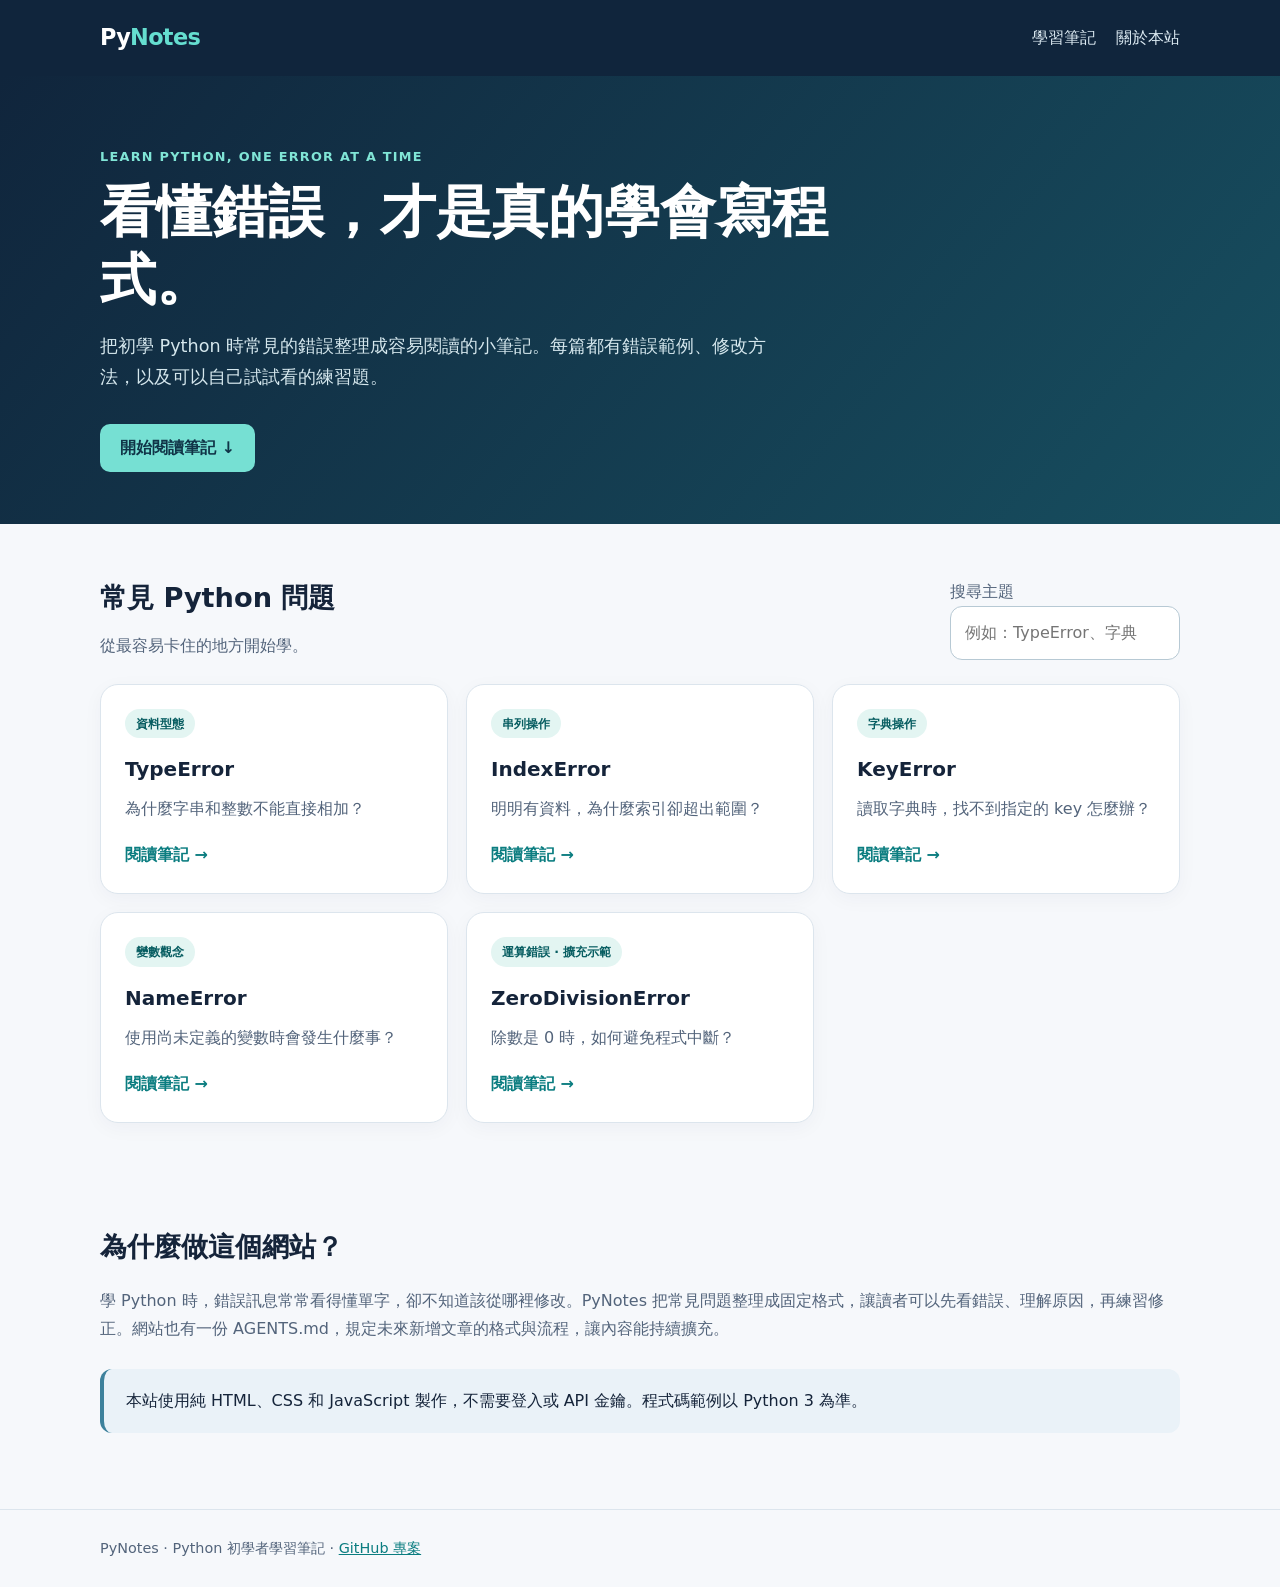
<file: index.html>
<!doctype html><html lang="zh-Hant"><head><meta charset="utf-8"><meta name="viewport" content="width=device-width, initial-scale=1"><meta name="description" content="PyNotes：給 Python 初學者的錯誤排解與學習筆記。"><title>PyNotes｜Python 初學者學習筆記</title><link rel="stylesheet" href="style.css"><script src="main.js" defer></script></head><body><header class="site-header"><div class="container header-inner"><a class="brand" href="index.html">Py<span>Notes</span></a><nav class="nav" aria-label="主選單"><a href="#lessons">學習筆記</a><a href="#about">關於本站</a></nav></div></header><main><section class="hero"><div class="container"><div class="eyebrow">LEARN PYTHON, ONE ERROR AT A TIME</div><h1>看懂錯誤，才是真的學會寫程式。</h1><p>把初學 Python 時常見的錯誤整理成容易閱讀的小筆記。每篇都有錯誤範例、修改方法，以及可以自己試試看的練習題。</p><a class="cta" href="#lessons">開始閱讀筆記 ↓</a></div></section><section id="lessons" class="section container"><div class="section-heading"><div><h2>常見 Python 問題</h2><div class="muted">從最容易卡住的地方開始學。</div></div><label for="lesson-search"><span class="muted">搜尋主題</span><br><input class="search" id="lesson-search" type="search" placeholder="例如：TypeError、字典" autocomplete="off"></label></div><div class="grid" id="lesson-grid"><article class="card" data-keywords="typeerror 型態 字串 整數 str"><span class="tag">資料型態</span><h3>TypeError</h3><p>為什麼字串和整數不能直接相加？</p><a href="typeerror.html">閱讀筆記 →</a></article><article class="card" data-keywords="indexerror 串列 list 索引 越界"><span class="tag">串列操作</span><h3>IndexError</h3><p>明明有資料，為什麼索引卻超出範圍？</p><a href="indexerror.html">閱讀筆記 →</a></article><article class="card" data-keywords="keyerror 字典 dictionary key get"><span class="tag">字典操作</span><h3>KeyError</h3><p>讀取字典時，找不到指定的 key 怎麼辦？</p><a href="keyerror.html">閱讀筆記 →</a></article><article class="card" data-keywords="nameerror 變數 定義 拼字"><span class="tag">變數觀念</span><h3>NameError</h3><p>使用尚未定義的變數時會發生什麼事？</p><a href="nameerror.html">閱讀筆記 →</a></article><article class="card" data-keywords="zerodivisionerror 除以零 除法"><span class="tag">運算錯誤 · 擴充示範</span><h3>ZeroDivisionError</h3><p>除數是 0 時，如何避免程式中斷？</p><a href="zero-division-error.html">閱讀筆記 →</a></article></div><p id="empty-results" class="empty muted" hidden>目前沒有符合的筆記，試試其他關鍵字。</p></section><section id="about" class="section container"><h2>為什麼做這個網站？</h2><p class="muted">學 Python 時，錯誤訊息常常看得懂單字，卻不知道該從哪裡修改。PyNotes 把常見問題整理成固定格式，讓讀者可以先看錯誤、理解原因，再練習修正。網站也有一份 AGENTS.md，規定未來新增文章的格式與流程，讓內容能持續擴充。</p><div class="notice">本站使用純 HTML、CSS 和 JavaScript 製作，不需要登入或 API 金鑰。程式碼範例以 Python 3 為準。</div></section></main><footer class="site-footer"><div class="container">PyNotes · Python 初學者學習筆記 · <a href="https://github.com/qiuyili920917-ux/pynotes-learning">GitHub 專案</a></div></footer></body></html>
</file>
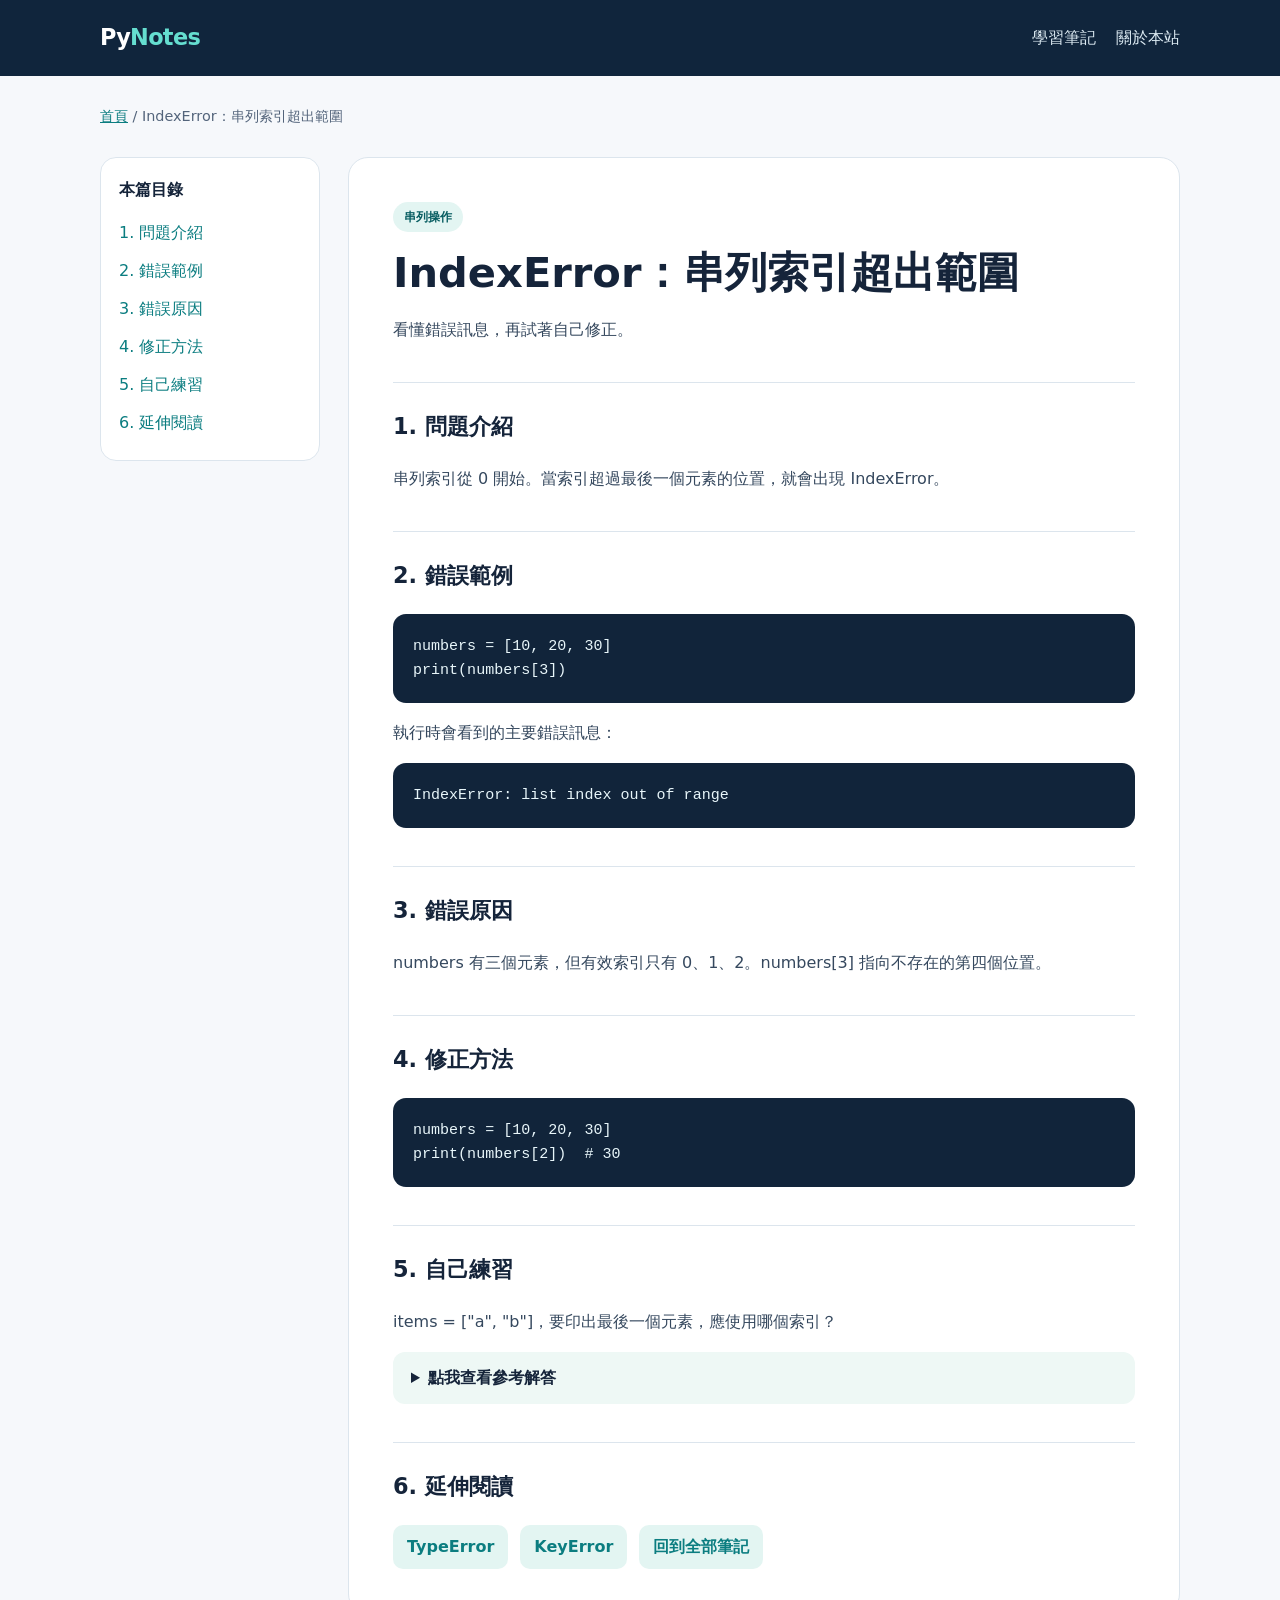
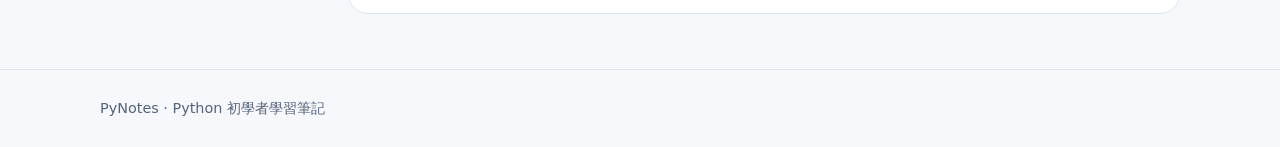
<file: indexerror.html>
<!doctype html><html lang="zh-Hant"><head><meta charset="utf-8"><meta name="viewport" content="width=device-width, initial-scale=1"><meta name="description" content="PyNotes：IndexError：串列索引超出範圍 的原因與修正方法。"><title>IndexError：串列索引超出範圍｜PyNotes</title><link rel="stylesheet" href="style.css"><script src="main.js" defer></script></head><body><header class="site-header"><div class="container header-inner"><a class="brand" href="index.html">Py<span>Notes</span></a><nav class="nav" aria-label="主選單"><a href="index.html#lessons">學習筆記</a><a href="index.html#about">關於本站</a></nav></div></header><main class="container"><div class="breadcrumbs"><a href="index.html">首頁</a> / IndexError：串列索引超出範圍</div><div class="article-layout"><aside class="toc" aria-label="本篇目錄"><strong>本篇目錄</strong><a href="#overview">1. 問題介紹</a><a href="#broken">2. 錯誤範例</a><a href="#why">3. 錯誤原因</a><a href="#fixed">4. 修正方法</a><a href="#practice">5. 自己練習</a><a href="#related">6. 延伸閱讀</a></aside><article class="lesson"><span class="tag">串列操作</span><h1>IndexError：串列索引超出範圍</h1><p class="muted">看懂錯誤訊息，再試著自己修正。</p><section id="overview"><h2>1. 問題介紹</h2><p>串列索引從 0 開始。當索引超過最後一個元素的位置，就會出現 IndexError。</p></section><section id="broken"><h2>2. 錯誤範例</h2><pre><code>numbers = [10, 20, 30]
print(numbers[3])</code></pre><p>執行時會看到的主要錯誤訊息：</p><pre><code>IndexError: list index out of range</code></pre></section><section id="why"><h2>3. 錯誤原因</h2><p>numbers 有三個元素，但有效索引只有 0、1、2。numbers[3] 指向不存在的第四個位置。</p></section><section id="fixed"><h2>4. 修正方法</h2><pre><code>numbers = [10, 20, 30]
print(numbers[2])  # 30</code></pre></section><section id="practice"><h2>5. 自己練習</h2><p>items = [&quot;a&quot;, &quot;b&quot;]，要印出最後一個元素，應使用哪個索引？</p><details><summary>點我查看參考解答</summary><pre><code>items = [&quot;a&quot;, &quot;b&quot;]
print(items[1])</code></pre></details></section><section id="related"><h2>6. 延伸閱讀</h2><div class="related"><a href="typeerror.html">TypeError</a><a href="keyerror.html">KeyError</a><a href="index.html#lessons">回到全部筆記</a></div></section></article></div></main><footer class="site-footer"><div class="container">PyNotes · Python 初學者學習筆記</div></footer></body></html>
</file>
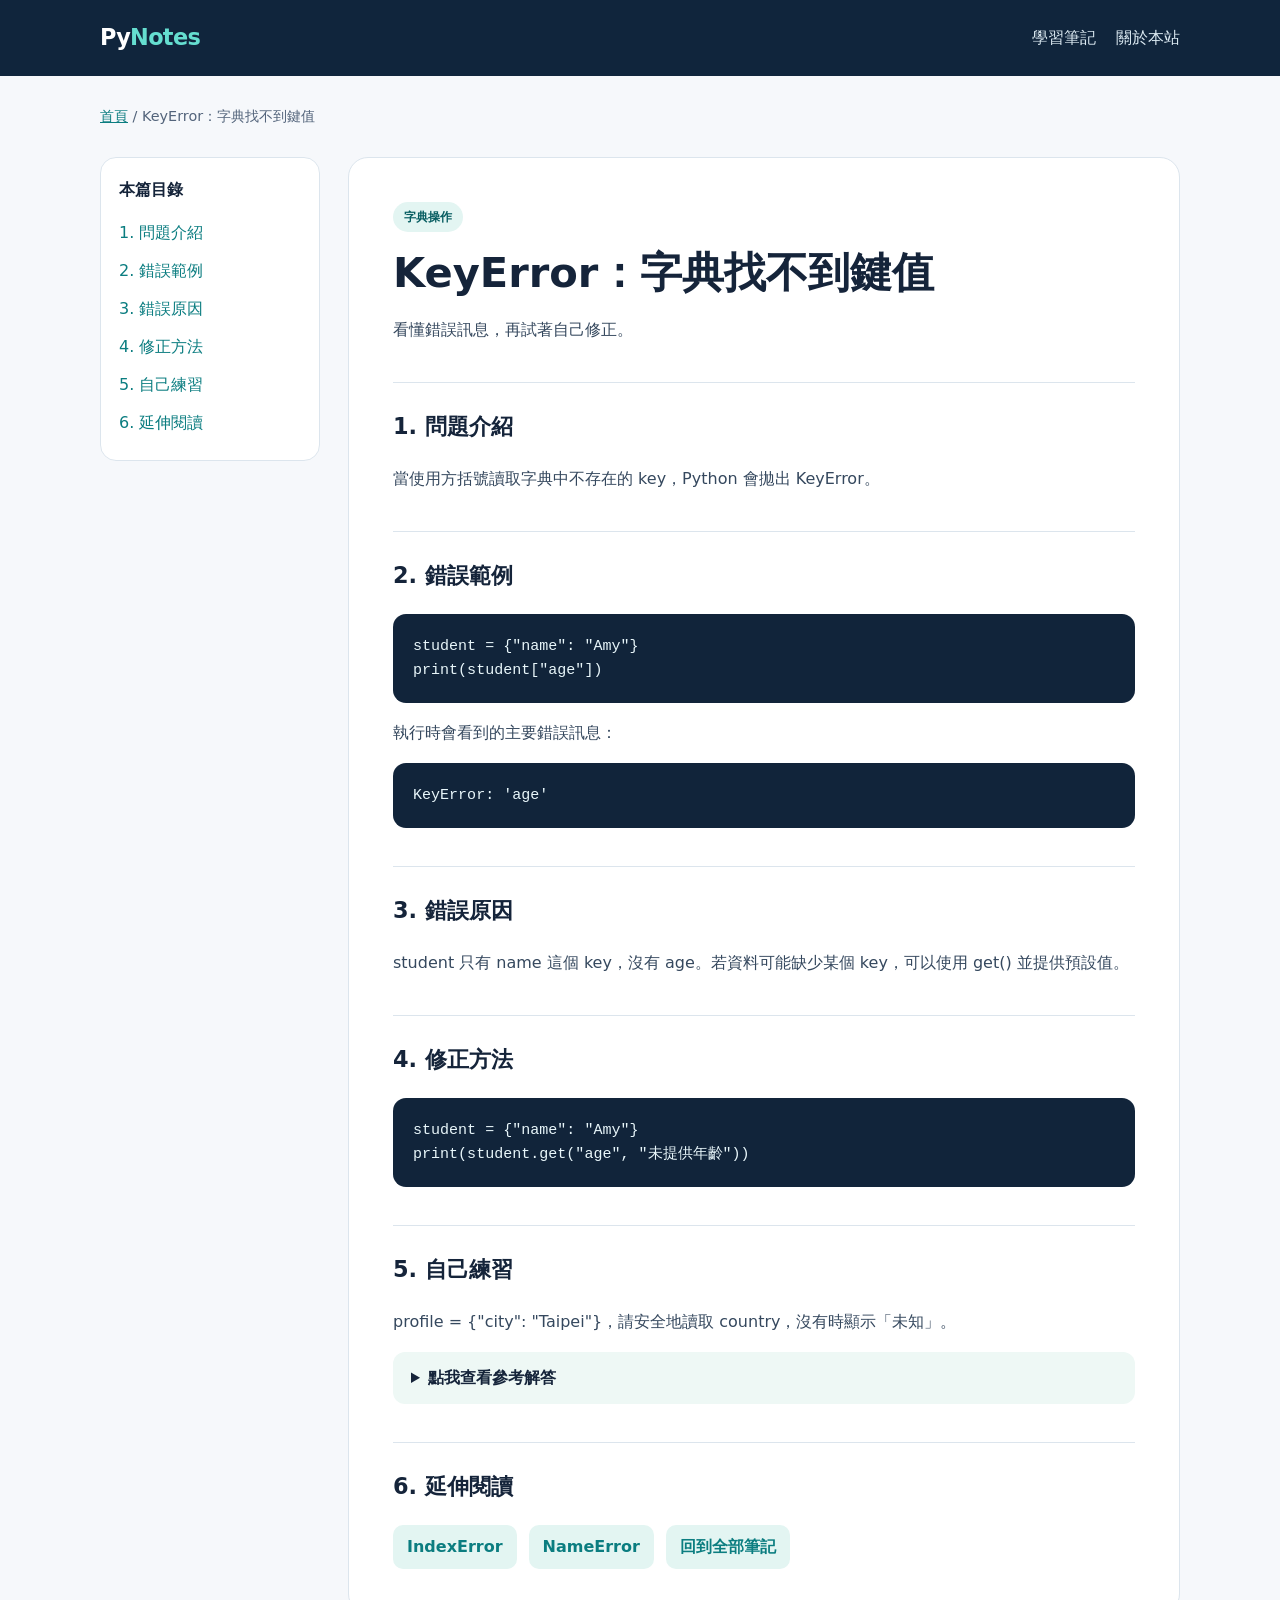
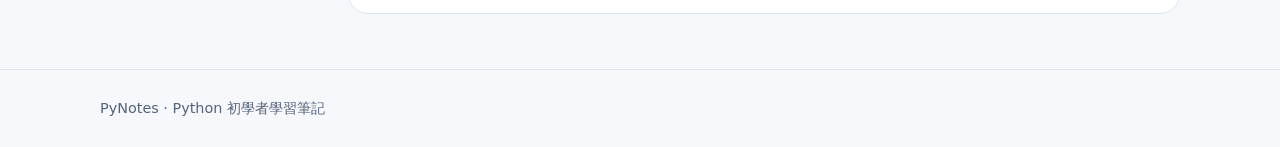
<file: keyerror.html>
<!doctype html><html lang="zh-Hant"><head><meta charset="utf-8"><meta name="viewport" content="width=device-width, initial-scale=1"><meta name="description" content="PyNotes：KeyError：字典找不到鍵值 的原因與修正方法。"><title>KeyError：字典找不到鍵值｜PyNotes</title><link rel="stylesheet" href="style.css"><script src="main.js" defer></script></head><body><header class="site-header"><div class="container header-inner"><a class="brand" href="index.html">Py<span>Notes</span></a><nav class="nav" aria-label="主選單"><a href="index.html#lessons">學習筆記</a><a href="index.html#about">關於本站</a></nav></div></header><main class="container"><div class="breadcrumbs"><a href="index.html">首頁</a> / KeyError：字典找不到鍵值</div><div class="article-layout"><aside class="toc" aria-label="本篇目錄"><strong>本篇目錄</strong><a href="#overview">1. 問題介紹</a><a href="#broken">2. 錯誤範例</a><a href="#why">3. 錯誤原因</a><a href="#fixed">4. 修正方法</a><a href="#practice">5. 自己練習</a><a href="#related">6. 延伸閱讀</a></aside><article class="lesson"><span class="tag">字典操作</span><h1>KeyError：字典找不到鍵值</h1><p class="muted">看懂錯誤訊息，再試著自己修正。</p><section id="overview"><h2>1. 問題介紹</h2><p>當使用方括號讀取字典中不存在的 key，Python 會拋出 KeyError。</p></section><section id="broken"><h2>2. 錯誤範例</h2><pre><code>student = {&quot;name&quot;: &quot;Amy&quot;}
print(student[&quot;age&quot;])</code></pre><p>執行時會看到的主要錯誤訊息：</p><pre><code>KeyError: &#x27;age&#x27;</code></pre></section><section id="why"><h2>3. 錯誤原因</h2><p>student 只有 name 這個 key，沒有 age。若資料可能缺少某個 key，可以使用 get() 並提供預設值。</p></section><section id="fixed"><h2>4. 修正方法</h2><pre><code>student = {&quot;name&quot;: &quot;Amy&quot;}
print(student.get(&quot;age&quot;, &quot;未提供年齡&quot;))</code></pre></section><section id="practice"><h2>5. 自己練習</h2><p>profile = {&quot;city&quot;: &quot;Taipei&quot;}，請安全地讀取 country，沒有時顯示「未知」。</p><details><summary>點我查看參考解答</summary><pre><code>profile = {&quot;city&quot;: &quot;Taipei&quot;}
print(profile.get(&quot;country&quot;, &quot;未知&quot;))</code></pre></details></section><section id="related"><h2>6. 延伸閱讀</h2><div class="related"><a href="indexerror.html">IndexError</a><a href="nameerror.html">NameError</a><a href="index.html#lessons">回到全部筆記</a></div></section></article></div></main><footer class="site-footer"><div class="container">PyNotes · Python 初學者學習筆記</div></footer></body></html>
</file>
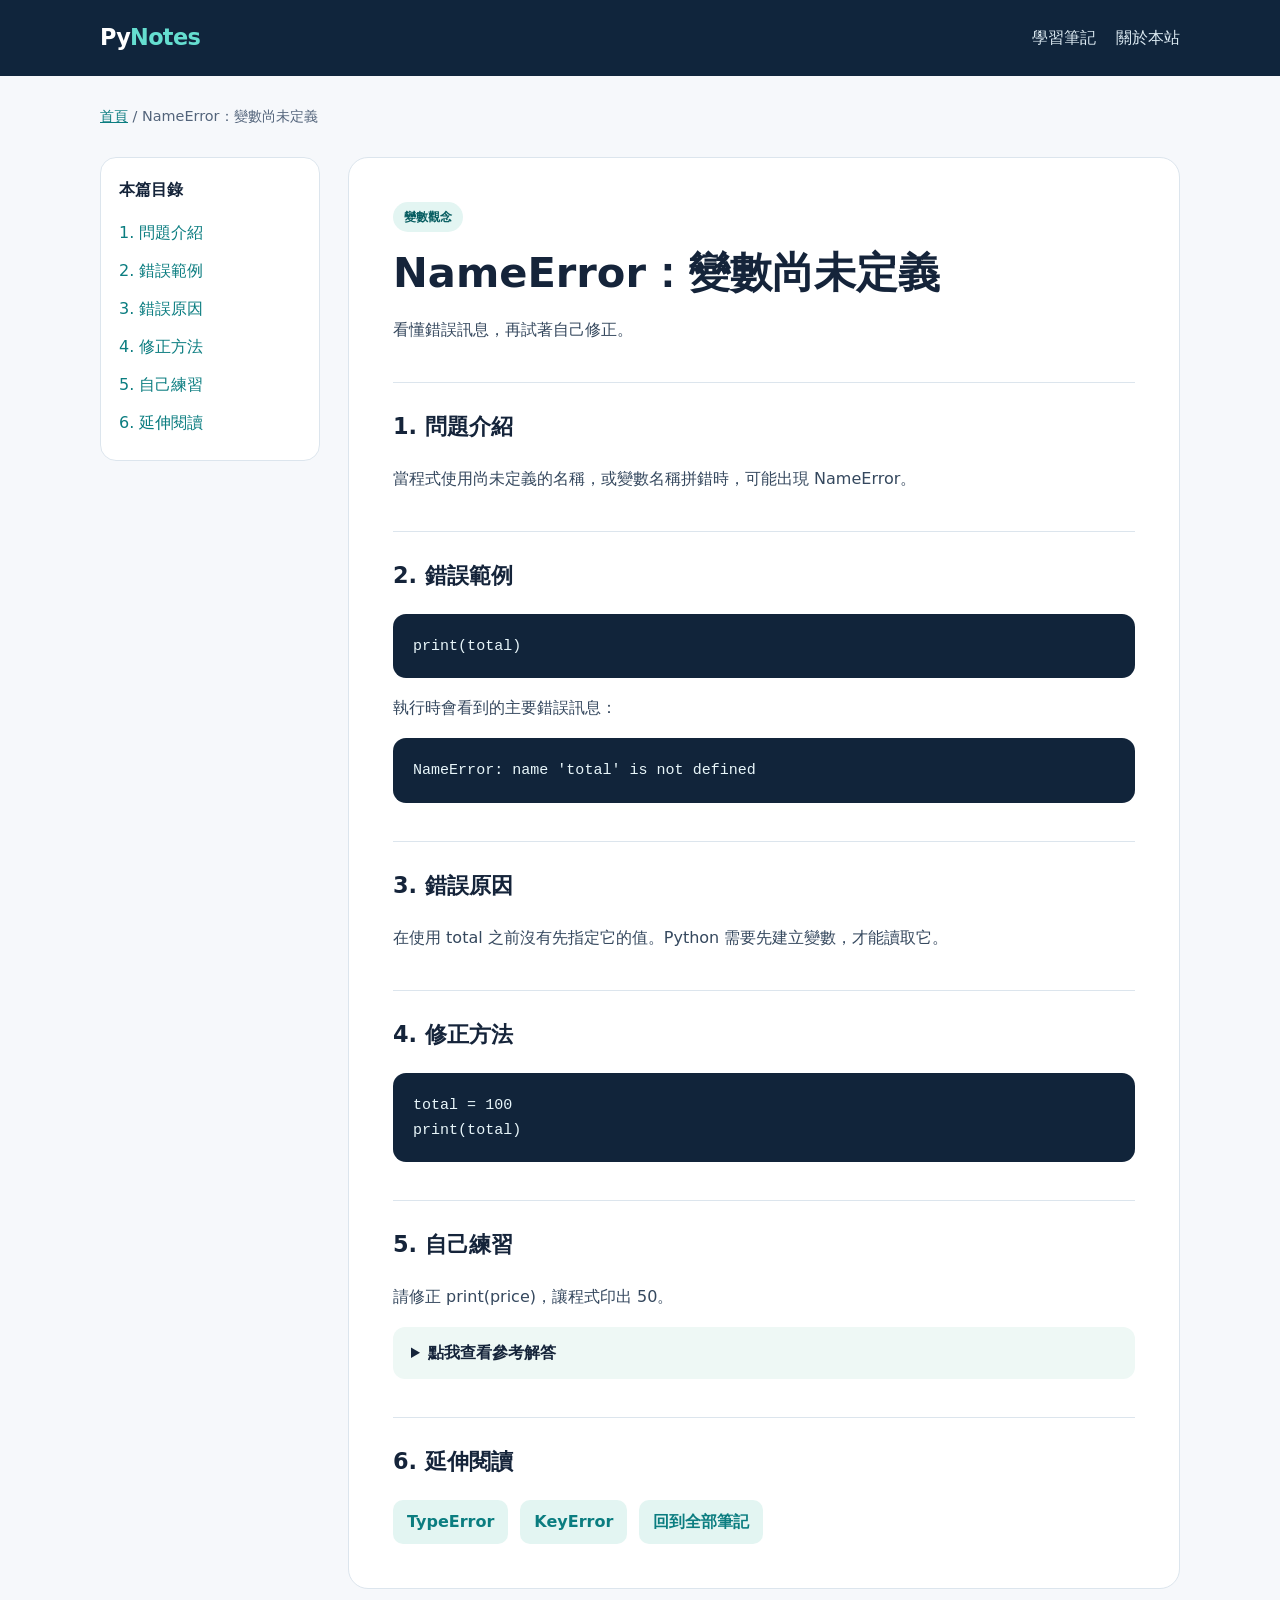
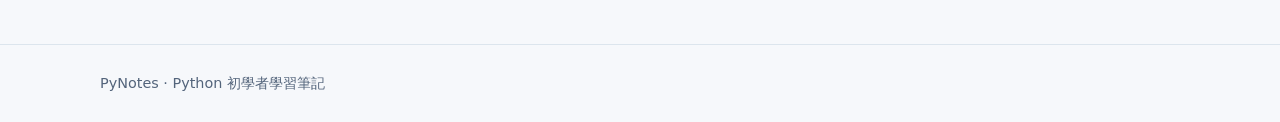
<file: nameerror.html>
<!doctype html><html lang="zh-Hant"><head><meta charset="utf-8"><meta name="viewport" content="width=device-width, initial-scale=1"><meta name="description" content="PyNotes：NameError：變數尚未定義 的原因與修正方法。"><title>NameError：變數尚未定義｜PyNotes</title><link rel="stylesheet" href="style.css"><script src="main.js" defer></script></head><body><header class="site-header"><div class="container header-inner"><a class="brand" href="index.html">Py<span>Notes</span></a><nav class="nav" aria-label="主選單"><a href="index.html#lessons">學習筆記</a><a href="index.html#about">關於本站</a></nav></div></header><main class="container"><div class="breadcrumbs"><a href="index.html">首頁</a> / NameError：變數尚未定義</div><div class="article-layout"><aside class="toc" aria-label="本篇目錄"><strong>本篇目錄</strong><a href="#overview">1. 問題介紹</a><a href="#broken">2. 錯誤範例</a><a href="#why">3. 錯誤原因</a><a href="#fixed">4. 修正方法</a><a href="#practice">5. 自己練習</a><a href="#related">6. 延伸閱讀</a></aside><article class="lesson"><span class="tag">變數觀念</span><h1>NameError：變數尚未定義</h1><p class="muted">看懂錯誤訊息，再試著自己修正。</p><section id="overview"><h2>1. 問題介紹</h2><p>當程式使用尚未定義的名稱，或變數名稱拼錯時，可能出現 NameError。</p></section><section id="broken"><h2>2. 錯誤範例</h2><pre><code>print(total)</code></pre><p>執行時會看到的主要錯誤訊息：</p><pre><code>NameError: name &#x27;total&#x27; is not defined</code></pre></section><section id="why"><h2>3. 錯誤原因</h2><p>在使用 total 之前沒有先指定它的值。Python 需要先建立變數，才能讀取它。</p></section><section id="fixed"><h2>4. 修正方法</h2><pre><code>total = 100
print(total)</code></pre></section><section id="practice"><h2>5. 自己練習</h2><p>請修正 print(price)，讓程式印出 50。</p><details><summary>點我查看參考解答</summary><pre><code>price = 50
print(price)</code></pre></details></section><section id="related"><h2>6. 延伸閱讀</h2><div class="related"><a href="typeerror.html">TypeError</a><a href="keyerror.html">KeyError</a><a href="index.html#lessons">回到全部筆記</a></div></section></article></div></main><footer class="site-footer"><div class="container">PyNotes · Python 初學者學習筆記</div></footer></body></html>
</file>
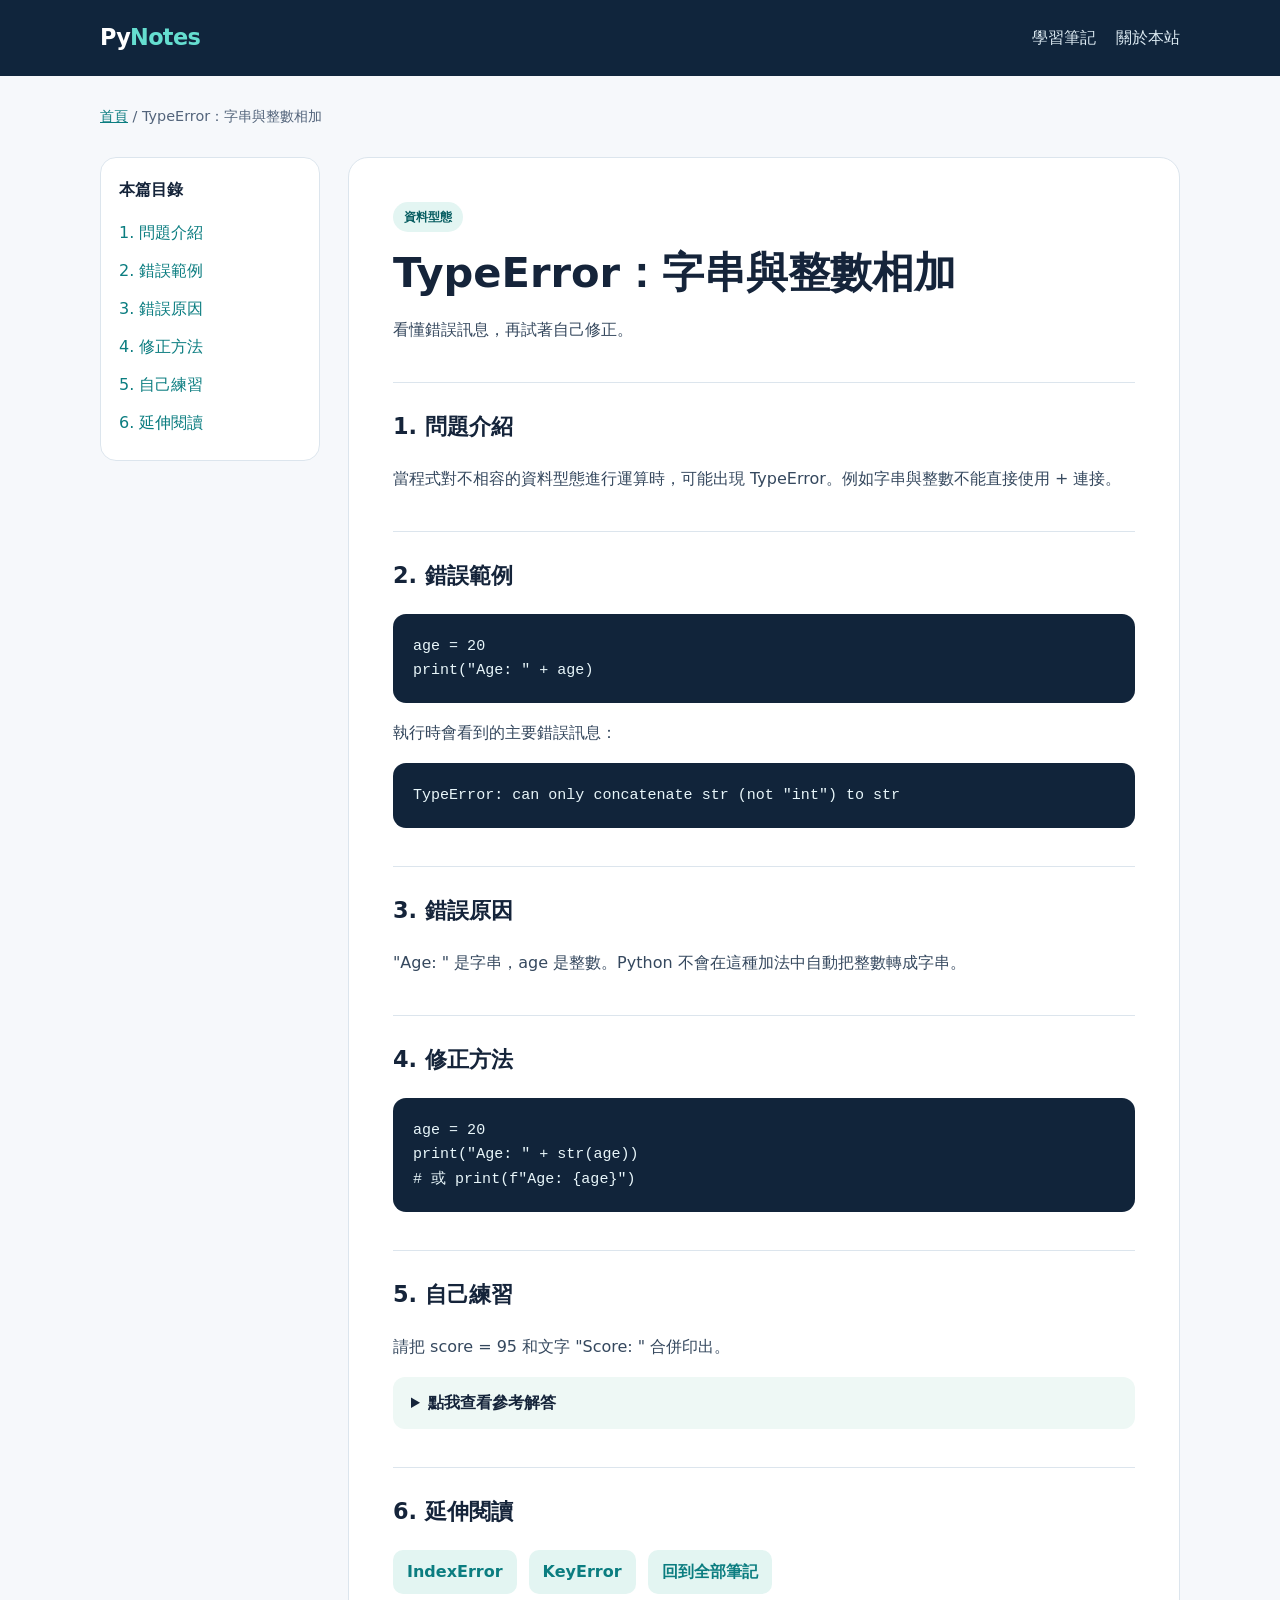
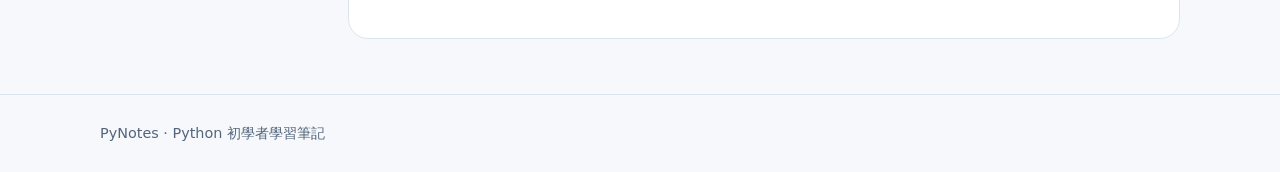
<file: typeerror.html>
<!doctype html><html lang="zh-Hant"><head><meta charset="utf-8"><meta name="viewport" content="width=device-width, initial-scale=1"><meta name="description" content="PyNotes：TypeError：字串與整數相加 的原因與修正方法。"><title>TypeError：字串與整數相加｜PyNotes</title><link rel="stylesheet" href="style.css"><script src="main.js" defer></script></head><body><header class="site-header"><div class="container header-inner"><a class="brand" href="index.html">Py<span>Notes</span></a><nav class="nav" aria-label="主選單"><a href="index.html#lessons">學習筆記</a><a href="index.html#about">關於本站</a></nav></div></header><main class="container"><div class="breadcrumbs"><a href="index.html">首頁</a> / TypeError：字串與整數相加</div><div class="article-layout"><aside class="toc" aria-label="本篇目錄"><strong>本篇目錄</strong><a href="#overview">1. 問題介紹</a><a href="#broken">2. 錯誤範例</a><a href="#why">3. 錯誤原因</a><a href="#fixed">4. 修正方法</a><a href="#practice">5. 自己練習</a><a href="#related">6. 延伸閱讀</a></aside><article class="lesson"><span class="tag">資料型態</span><h1>TypeError：字串與整數相加</h1><p class="muted">看懂錯誤訊息，再試著自己修正。</p><section id="overview"><h2>1. 問題介紹</h2><p>當程式對不相容的資料型態進行運算時，可能出現 TypeError。例如字串與整數不能直接使用 + 連接。</p></section><section id="broken"><h2>2. 錯誤範例</h2><pre><code>age = 20
print(&quot;Age: &quot; + age)</code></pre><p>執行時會看到的主要錯誤訊息：</p><pre><code>TypeError: can only concatenate str (not &quot;int&quot;) to str</code></pre></section><section id="why"><h2>3. 錯誤原因</h2><p>&quot;Age: &quot; 是字串，age 是整數。Python 不會在這種加法中自動把整數轉成字串。</p></section><section id="fixed"><h2>4. 修正方法</h2><pre><code>age = 20
print(&quot;Age: &quot; + str(age))
# 或 print(f&quot;Age: {age}&quot;)</code></pre></section><section id="practice"><h2>5. 自己練習</h2><p>請把 score = 95 和文字 &quot;Score: &quot; 合併印出。</p><details><summary>點我查看參考解答</summary><pre><code>score = 95
print(f&quot;Score: {score}&quot;)</code></pre></details></section><section id="related"><h2>6. 延伸閱讀</h2><div class="related"><a href="indexerror.html">IndexError</a><a href="keyerror.html">KeyError</a><a href="index.html#lessons">回到全部筆記</a></div></section></article></div></main><footer class="site-footer"><div class="container">PyNotes · Python 初學者學習筆記</div></footer></body></html>
</file>
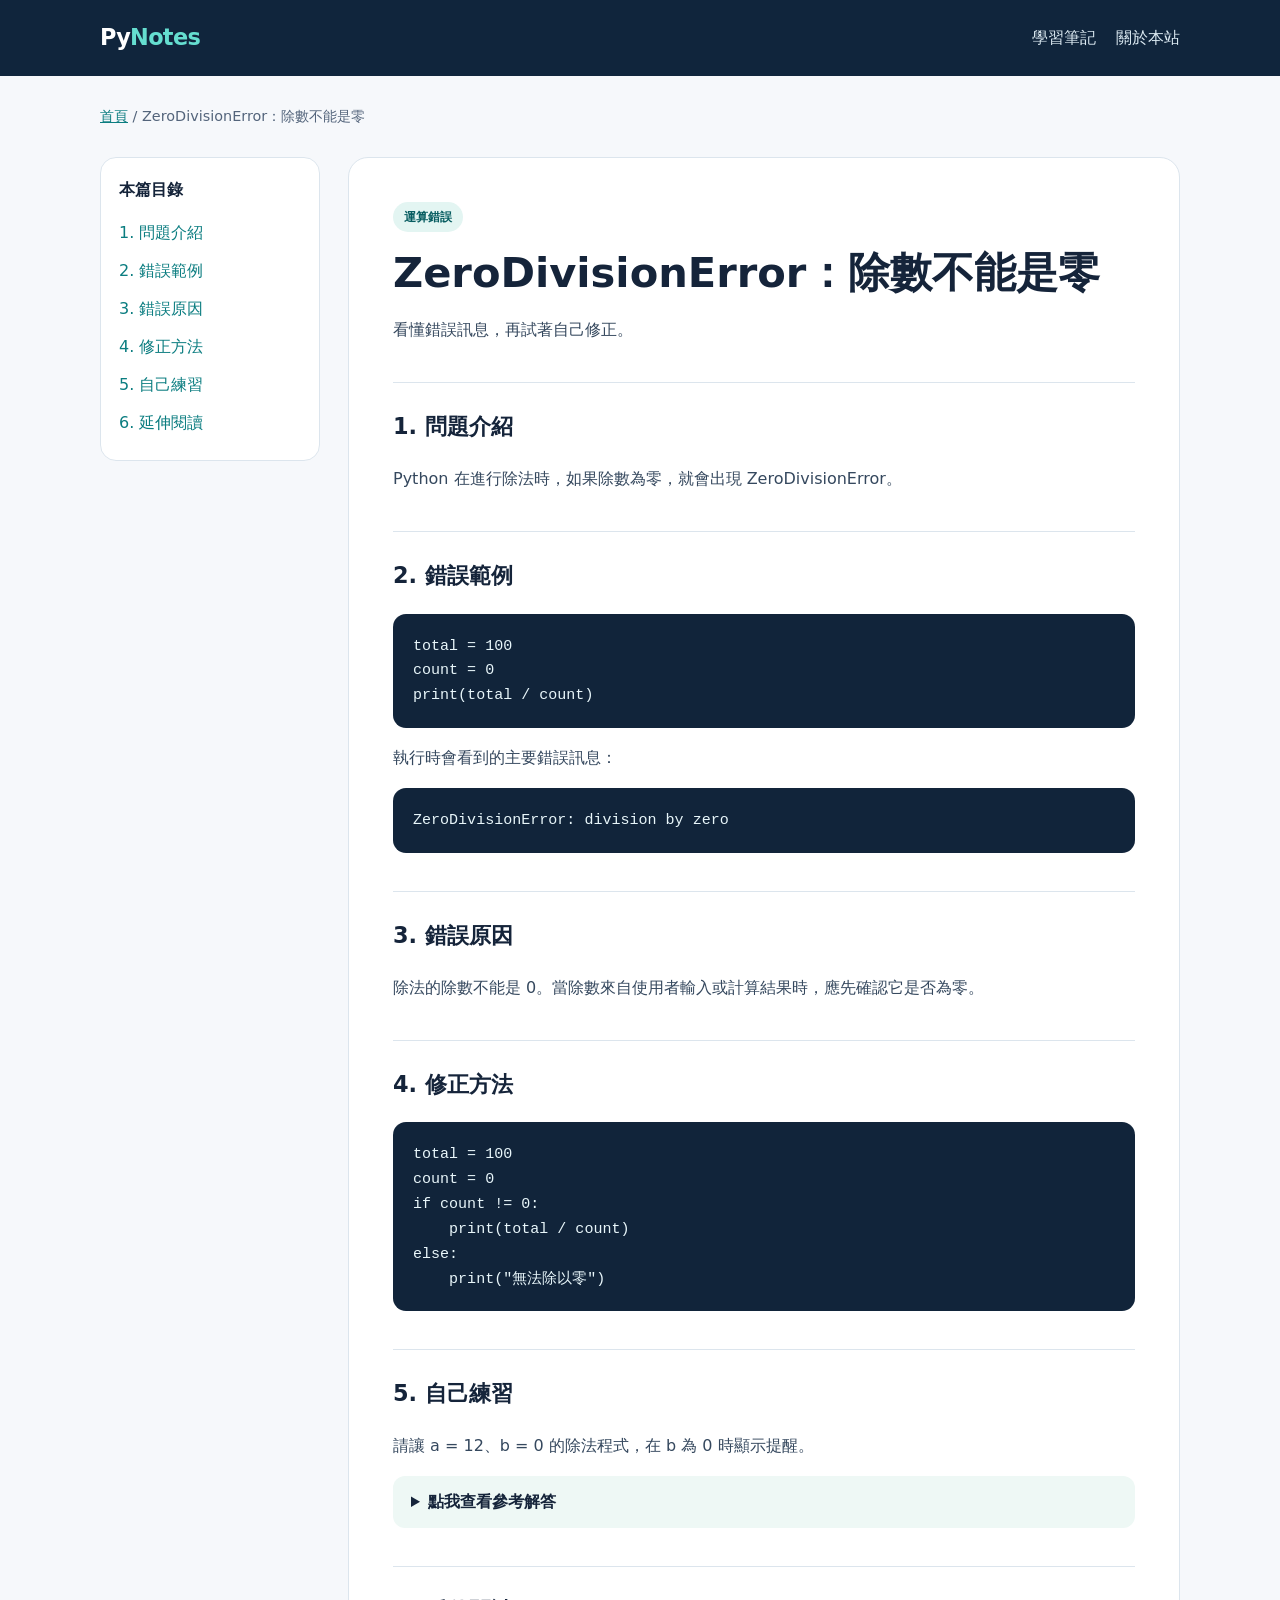
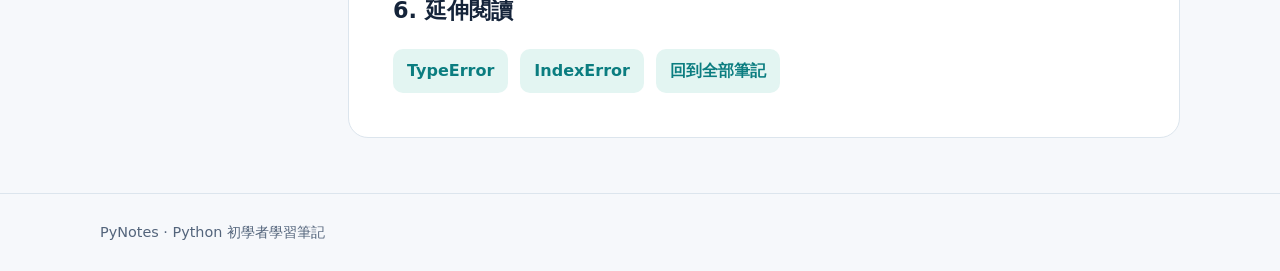
<file: zero-division-error.html>
<!doctype html><html lang="zh-Hant"><head><meta charset="utf-8"><meta name="viewport" content="width=device-width, initial-scale=1"><meta name="description" content="PyNotes：ZeroDivisionError：除數不能是零 的原因與修正方法。"><title>ZeroDivisionError：除數不能是零｜PyNotes</title><link rel="stylesheet" href="style.css"><script src="main.js" defer></script></head><body><header class="site-header"><div class="container header-inner"><a class="brand" href="index.html">Py<span>Notes</span></a><nav class="nav" aria-label="主選單"><a href="index.html#lessons">學習筆記</a><a href="index.html#about">關於本站</a></nav></div></header><main class="container"><div class="breadcrumbs"><a href="index.html">首頁</a> / ZeroDivisionError：除數不能是零</div><div class="article-layout"><aside class="toc" aria-label="本篇目錄"><strong>本篇目錄</strong><a href="#overview">1. 問題介紹</a><a href="#broken">2. 錯誤範例</a><a href="#why">3. 錯誤原因</a><a href="#fixed">4. 修正方法</a><a href="#practice">5. 自己練習</a><a href="#related">6. 延伸閱讀</a></aside><article class="lesson"><span class="tag">運算錯誤</span><h1>ZeroDivisionError：除數不能是零</h1><p class="muted">看懂錯誤訊息，再試著自己修正。</p><section id="overview"><h2>1. 問題介紹</h2><p>Python 在進行除法時，如果除數為零，就會出現 ZeroDivisionError。</p></section><section id="broken"><h2>2. 錯誤範例</h2><pre><code>total = 100
count = 0
print(total / count)</code></pre><p>執行時會看到的主要錯誤訊息：</p><pre><code>ZeroDivisionError: division by zero</code></pre></section><section id="why"><h2>3. 錯誤原因</h2><p>除法的除數不能是 0。當除數來自使用者輸入或計算結果時，應先確認它是否為零。</p></section><section id="fixed"><h2>4. 修正方法</h2><pre><code>total = 100
count = 0
if count != 0:
    print(total / count)
else:
    print(&quot;無法除以零&quot;)</code></pre></section><section id="practice"><h2>5. 自己練習</h2><p>請讓 a = 12、b = 0 的除法程式，在 b 為 0 時顯示提醒。</p><details><summary>點我查看參考解答</summary><pre><code>a = 12
b = 0
if b == 0:
    print(&quot;除數不可為零&quot;)
else:
    print(a / b)</code></pre></details></section><section id="related"><h2>6. 延伸閱讀</h2><div class="related"><a href="typeerror.html">TypeError</a><a href="indexerror.html">IndexError</a><a href="index.html#lessons">回到全部筆記</a></div></section></article></div></main><footer class="site-footer"><div class="container">PyNotes · Python 初學者學習筆記</div></footer></body></html>
</file>
<file: style.css>
:root{--bg:#f6f8fb;--surface:#fff;--ink:#15243a;--muted:#53647b;--line:#dce5ed;--accent:#0b7d80;--accent-soft:#e3f5f2;--navy:#10253c;--radius:18px}*{box-sizing:border-box}html{scroll-behavior:smooth}body{margin:0;font-family:system-ui,-apple-system,'Noto Sans TC',sans-serif;background:var(--bg);color:var(--ink);line-height:1.75}a{color:var(--accent)}a:focus-visible,button:focus-visible,input:focus-visible,summary:focus-visible{outline:3px solid #f3aa37;outline-offset:3px}.container{width:min(1080px,calc(100% - 36px));margin:auto}.site-header{background:var(--navy);color:#fff}.header-inner{display:flex;justify-content:space-between;align-items:center;min-height:76px;gap:16px}.brand{font-size:1.4rem;font-weight:800;color:white;text-decoration:none;letter-spacing:-.03em}.brand span{color:#65ded0}.nav{display:flex;gap:20px}.nav a{color:#dceaf2;text-decoration:none}.nav a:hover{text-decoration:underline}.hero{padding:70px 0 52px;background:linear-gradient(130deg,#10253c,#174f60);color:white}.eyebrow{color:#80e5d6;font-weight:700;letter-spacing:.1em;text-transform:uppercase;font-size:.8rem}.hero h1{font-size:clamp(2rem,5vw,3.5rem);line-height:1.2;max-width:750px;margin:10px 0 18px}.hero p{max-width:680px;color:#d5e7ed;font-size:1.1rem}.hero .cta{display:inline-block;background:#76e0d3;color:#103447;font-weight:800;padding:10px 20px;border-radius:10px;text-decoration:none;margin-top:14px}.section{padding:50px 0}.section-heading{display:flex;justify-content:space-between;align-items:end;gap:20px;flex-wrap:wrap}.section h2{font-size:1.7rem;margin:0 0 10px}.muted{color:var(--muted)}.search{width:min(340px,100%);padding:12px 14px;border:1px solid #b7c9d4;border-radius:12px;background:#fff;font:inherit}.grid{display:grid;grid-template-columns:repeat(3,minmax(0,1fr));gap:18px;margin-top:24px}.card{background:var(--surface);border:1px solid var(--line);border-radius:var(--radius);padding:24px;box-shadow:0 5px 20px #0c23400a}.card .tag,.tag{display:inline-block;border-radius:30px;background:var(--accent-soft);color:#075d61;font-size:.78rem;font-weight:800;padding:4px 11px}.card h3{margin:14px 0 8px;font-size:1.25rem}.card p{color:var(--muted);margin:0 0 18px}.card a{font-weight:750;text-decoration:none}.card a:hover{text-decoration:underline}.notice{background:#eaf2f8;border-left:4px solid #3d819c;border-radius:12px;padding:18px 22px;margin:26px 0}.site-footer{border-top:1px solid var(--line);padding:26px 0;color:var(--muted);font-size:.9rem}.breadcrumbs{font-size:.9rem;margin:28px 0;color:var(--muted)}.article-layout{display:grid;grid-template-columns:220px minmax(0,1fr);gap:28px;align-items:start;padding-bottom:55px}.toc{position:sticky;top:18px;background:#fff;border:1px solid var(--line);border-radius:16px;padding:18px}.toc strong{display:block;margin-bottom:10px}.toc a{display:block;text-decoration:none;padding:5px 0}.lesson{background:#fff;border:1px solid var(--line);border-radius:20px;padding:clamp(22px,4vw,44px)}.lesson h1{font-size:clamp(1.9rem,4vw,2.6rem);line-height:1.3;margin:14px 0}.lesson h2{font-size:1.4rem;margin-top:38px;border-top:1px solid var(--line);padding-top:24px;scroll-margin-top:20px}.lesson p{color:#35485e}.lesson pre{background:#11243a;color:#e8f6fa;padding:20px;border-radius:13px;overflow-x:auto;font-size:.94rem;line-height:1.65}.lesson code{font-family:ui-monospace,SFMono-Regular,Consolas,monospace}.lesson :not(pre)>code{background:#e9f0f4;padding:2px 5px;border-radius:5px}.lesson details{background:#eef8f5;padding:12px 18px;border-radius:12px}.lesson summary{cursor:pointer;font-weight:700}.related{display:flex;flex-wrap:wrap;gap:12px}.related a{background:#e3f5f2;padding:8px 14px;border-radius:10px;text-decoration:none;font-weight:650}.empty{margin-top:18px}.steps{padding-left:22px}@media(max-width:780px){.grid{grid-template-columns:repeat(2,minmax(0,1fr))}.article-layout{grid-template-columns:1fr}.toc{position:static}.hero{padding:52px 0 42px}}@media(max-width:520px){.grid{grid-template-columns:1fr}.header-inner{min-height:65px}.nav{gap:12px}.hero h1{font-size:2rem}.lesson{padding:20px}.section{padding:36px 0}}
</file>
